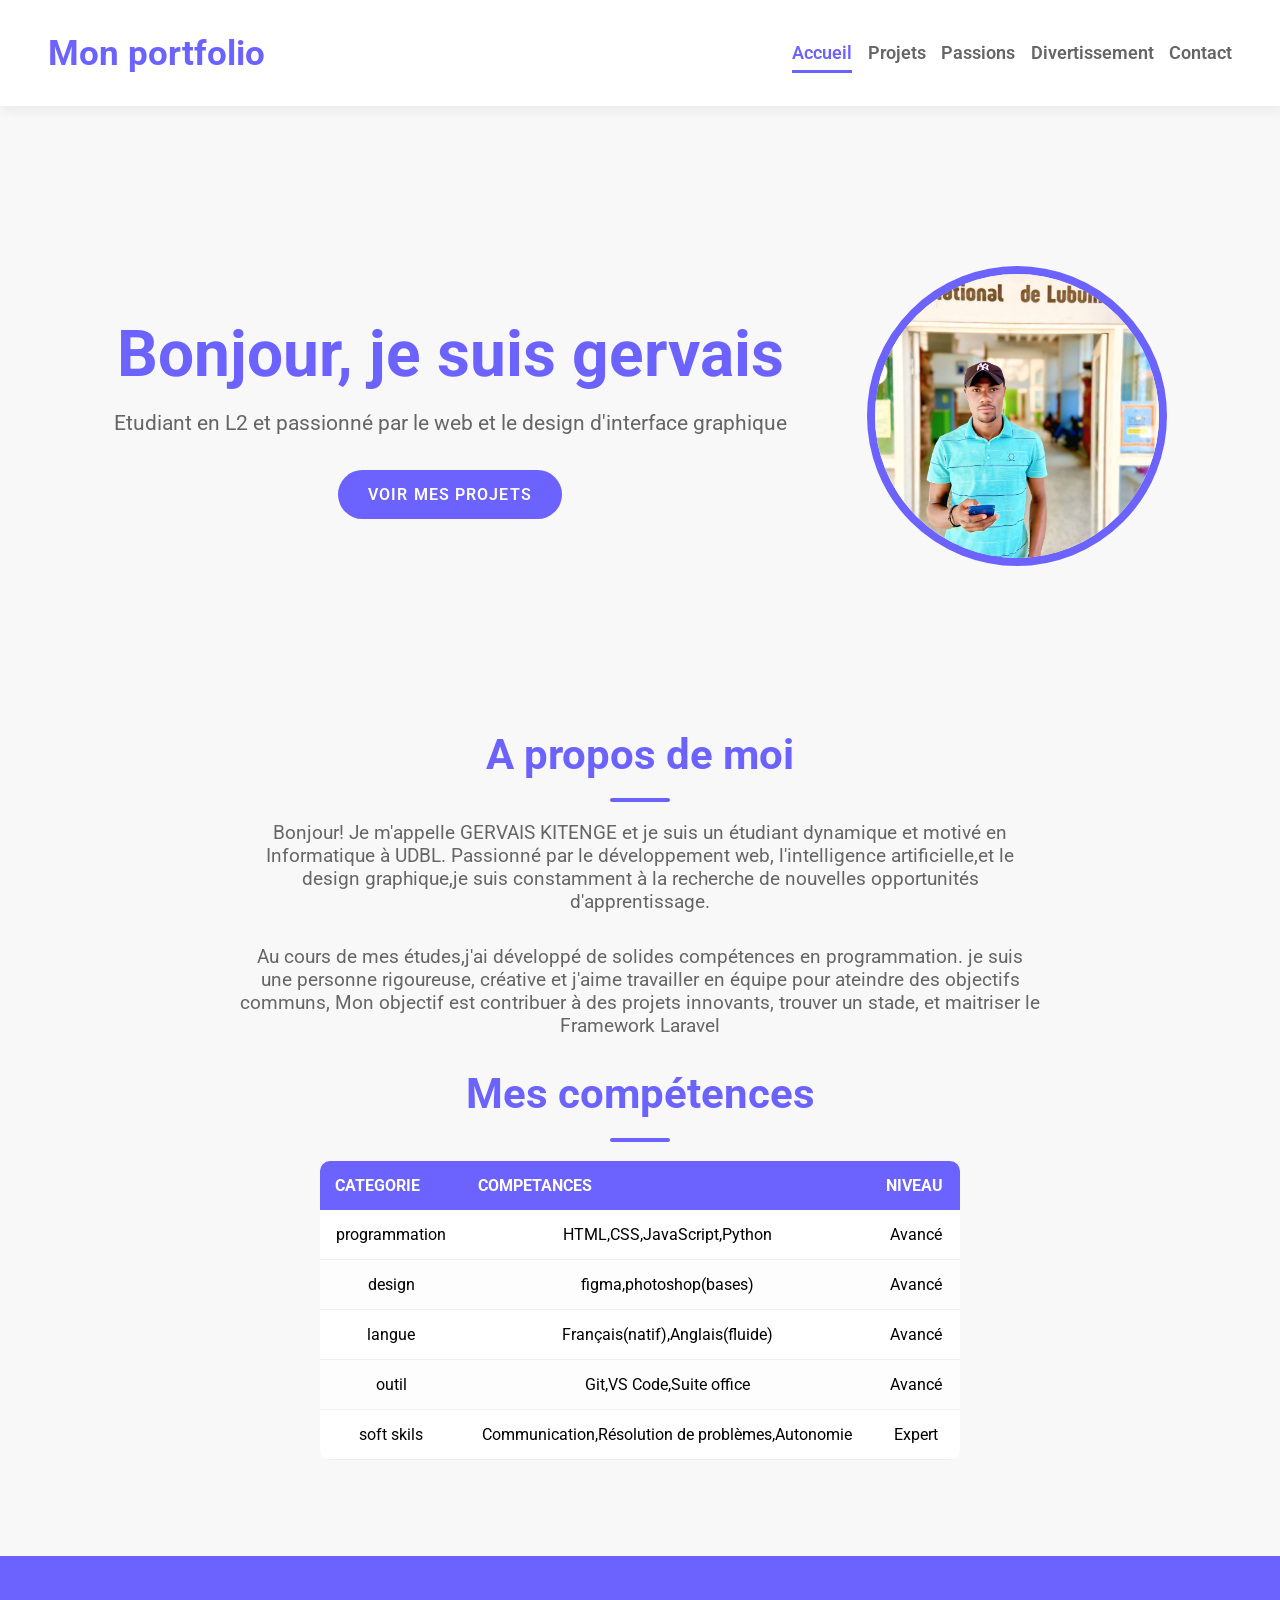
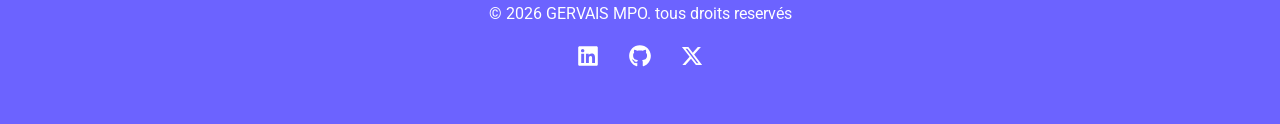
<file: index.html>
<!DOCTYPE html>
<html lang="en">
<head>
  <meta charset="UTF-8">
  <meta name="viewport" content="width=device-width, initial-scale=1.0">
  <title>Mon portfolio</title>
  <link rel="stylesheet" href="css/style.css">
  <link rel="preconnect" href="https://fonts.googleapis.com">
<link rel="preconnect" href="https://fonts.gstatic.com" crossorigin>
<link href="https://fonts.googleapis.com/css2?family=Roboto:ital,wght@0,100..900;1,100..900&display=swap" rel="stylesheet">
</head>
<body>
  <header>
    <div>
      <a href="">Mon portfolio</a>
    </div>
    <nav>
      <ul>
        <li><a href="index.html" class="active">Accueil</a></li>
        <li><a href="projets.html">Projets</a></li>
        <li><a href="passions.html">Passions</a></li>
        <li><a href="divertissement.html">Divertissement</a></li>
        <li><a href="contact.html">Contact</a></li>
      </ul>
    </nav>
  </header>
  <main>
    <section class="hero">
      <div>
        <h1>Bonjour, je suis gervais</h1>
        <p>Etudiant en L2 et passionné par le web et le design d'interface graphique</p>
        <a href="projets.html">Voir mes projets</a>
      </div>
      <div>
        <img src="images/1751564232669 (3).jpg" alt="gervais artistes" width="200">
      </div>
    </section>
    <section class="apropos">
      <h2>A propos de moi</h1>
      <p>Bonjour! Je m'appelle GERVAIS KITENGE et je suis un étudiant dynamique
        et motivé en Informatique à UDBL. Passionné par le développement web,
        l'intelligence artificielle,et le design graphique,je suis constamment à la
        recherche de nouvelles opportunités d'apprentissage.
      </p>
      <p>Au cours de mes études,j'ai développé de solides compétences en programmation.
        je suis une personne rigoureuse, créative et j'aime travailler en équipe pour
      ateindre des objectifs communs, Mon objectif est contribuer à des projets innovants,
    trouver un stade, et maitriser le Framework Laravel </p>


    <SECtion class="competences">
      <h2>Mes compétences</h3>
      <table>
        <thead>
           <tr>
            <th>CATEGORIE</th>
            <th>COMPETANCES</th>
            <th>NIVEAU</th>
          </tr>
      </thead>
        <tbody>
        <tr>
        
          <td>programmation</td>
          <td>HTML,CSS,JavaScript,Python</td>
          <td>Avancé</td>
        </tr>
          <td>design</td>
          <td>figma,photoshop(bases)</td>
          <td>Avancé</td>
        </tr>
          <td>langue</td>
          <td>Français(natif),Anglais(fluide)</td>
          <td>Avancé</td>
        </tr>
          <td>outil</td>
          <td>Git,VS Code,Suite office</td>
          <td>Avancé</td>
        </tr>
          <td>soft skils</td>
          <td>Communication,Résolution de problèmes,Autonomie</td>
          <td>Expert</td>
        </tr>
        </tbody>
      </table>
    </SECtion>

  </main>
  <footer>
    <p>&copy; 2026 GERVAIS MPO. tous droits reservés</p>
    <div>
        <a href="#">
          <svg xmlns="http://www.w3.org/2000/svg" viewBox="0 0 640 640" width="28" fill="currentColor"><!--!Font Awesome Free v7.2.0 by @fontawesome - https://fontawesome.com License - https://fontawesome.com/license/free Copyright 2026 Fonticons, Inc.--><path d="M512 96L127.9 96C110.3 96 96 110.5 96 128.3L96 511.7C96 529.5 110.3 544 127.9 544L512 544C529.6 544 544 529.5 544 511.7L544 128.3C544 110.5 529.6 96 512 96zM231.4 480L165 480L165 266.2L231.5 266.2L231.5 480L231.4 480zM198.2 160C219.5 160 236.7 177.2 236.7 198.5C236.7 219.8 219.5 237 198.2 237C176.9 237 159.7 219.8 159.7 198.5C159.7 177.2 176.9 160 198.2 160zM480.3 480L413.9 480L413.9 376C413.9 351.2 413.4 319.3 379.4 319.3C344.8 319.3 339.5 346.3 339.5 374.2L339.5 480L273.1 480L273.1 266.2L336.8 266.2L336.8 295.4L337.7 295.4C346.6 278.6 368.3 260.9 400.6 260.9C467.8 260.9 480.3 305.2 480.3 362.8L480.3 480z"/></svg>
        </a>
        <a href="#">
           <svg xmlns="http://www.w3.org/2000/svg" viewBox="0 0 640 640" width="28" fill="currentColor"><!--!Font Awesome Free v7.2.0 by @fontawesome - https://fontawesome.com License - https://fontawesome.com/license/free Copyright 2026 Fonticons, Inc.--><path d="M237.9 461.4C237.9 463.4 235.6 465 232.7 465C229.4 465.3 227.1 463.7 227.1 461.4C227.1 459.4 229.4 457.8 232.3 457.8C235.3 457.5 237.9 459.1 237.9 461.4zM206.8 456.9C206.1 458.9 208.1 461.2 211.1 461.8C213.7 462.8 216.7 461.8 217.3 459.8C217.9 457.8 216 455.5 213 454.6C210.4 453.9 207.5 454.9 206.8 456.9zM251 455.2C248.1 455.9 246.1 457.8 246.4 460.1C246.7 462.1 249.3 463.4 252.3 462.7C255.2 462 257.2 460.1 256.9 458.1C256.6 456.2 253.9 454.9 251 455.2zM316.8 72C178.1 72 72 177.3 72 316C72 426.9 141.8 521.8 241.5 555.2C254.3 557.5 258.8 549.6 258.8 543.1C258.8 536.9 258.5 502.7 258.5 481.7C258.5 481.7 188.5 496.7 173.8 451.9C173.8 451.9 162.4 422.8 146 415.3C146 415.3 123.1 399.6 147.6 399.9C147.6 399.9 172.5 401.9 186.2 425.7C208.1 464.3 244.8 453.2 259.1 446.6C261.4 430.6 267.9 419.5 275.1 412.9C219.2 406.7 162.8 398.6 162.8 302.4C162.8 274.9 170.4 261.1 186.4 243.5C183.8 237 175.3 210.2 189 175.6C209.9 169.1 258 202.6 258 202.6C278 197 299.5 194.1 320.8 194.1C342.1 194.1 363.6 197 383.6 202.6C383.6 202.6 431.7 169 452.6 175.6C466.3 210.3 457.8 237 455.2 243.5C471.2 261.2 481 275 481 302.4C481 398.9 422.1 406.6 366.2 412.9C375.4 420.8 383.2 435.8 383.2 459.3C383.2 493 382.9 534.7 382.9 542.9C382.9 549.4 387.5 557.3 400.2 555C500.2 521.8 568 426.9 568 316C568 177.3 455.5 72 316.8 72zM169.2 416.9C167.9 417.9 168.2 420.2 169.9 422.1C171.5 423.7 173.8 424.4 175.1 423.1C176.4 422.1 176.1 419.8 174.4 417.9C172.8 416.3 170.5 415.6 169.2 416.9zM158.4 408.8C157.7 410.1 158.7 411.7 160.7 412.7C162.3 413.7 164.3 413.4 165 412C165.7 410.7 164.7 409.1 162.7 408.1C160.7 407.5 159.1 407.8 158.4 408.8zM190.8 444.4C189.2 445.7 189.8 448.7 192.1 450.6C194.4 452.9 197.3 453.2 198.6 451.6C199.9 450.3 199.3 447.3 197.3 445.4C195.1 443.1 192.1 442.8 190.8 444.4zM179.4 429.7C177.8 430.7 177.8 433.3 179.4 435.6C181 437.9 183.7 438.9 185 437.9C186.6 436.6 186.6 434 185 431.7C183.6 429.4 181 428.4 179.4 429.7z"/></svg>
        </a>
        <a href="#">
          <svg xmlns="http://www.w3.org/2000/svg" viewBox="0 0 640 640" width="28" fill="currentColor"><!--!Font Awesome Free v7.2.0 by @fontawesome - https://fontawesome.com License - https://fontawesome.com/license/free Copyright 2026 Fonticons, Inc.--><path d="M453.2 112L523.8 112L369.6 288.2L551 528L409 528L297.7 382.6L170.5 528L99.8 528L264.7 339.5L90.8 112L236.4 112L336.9 244.9L453.2 112zM428.4 485.8L467.5 485.8L215.1 152L173.1 152L428.4 485.8z"/></svg>
        </a>
    </div>
  </footer>
</body>
</html>
</file>
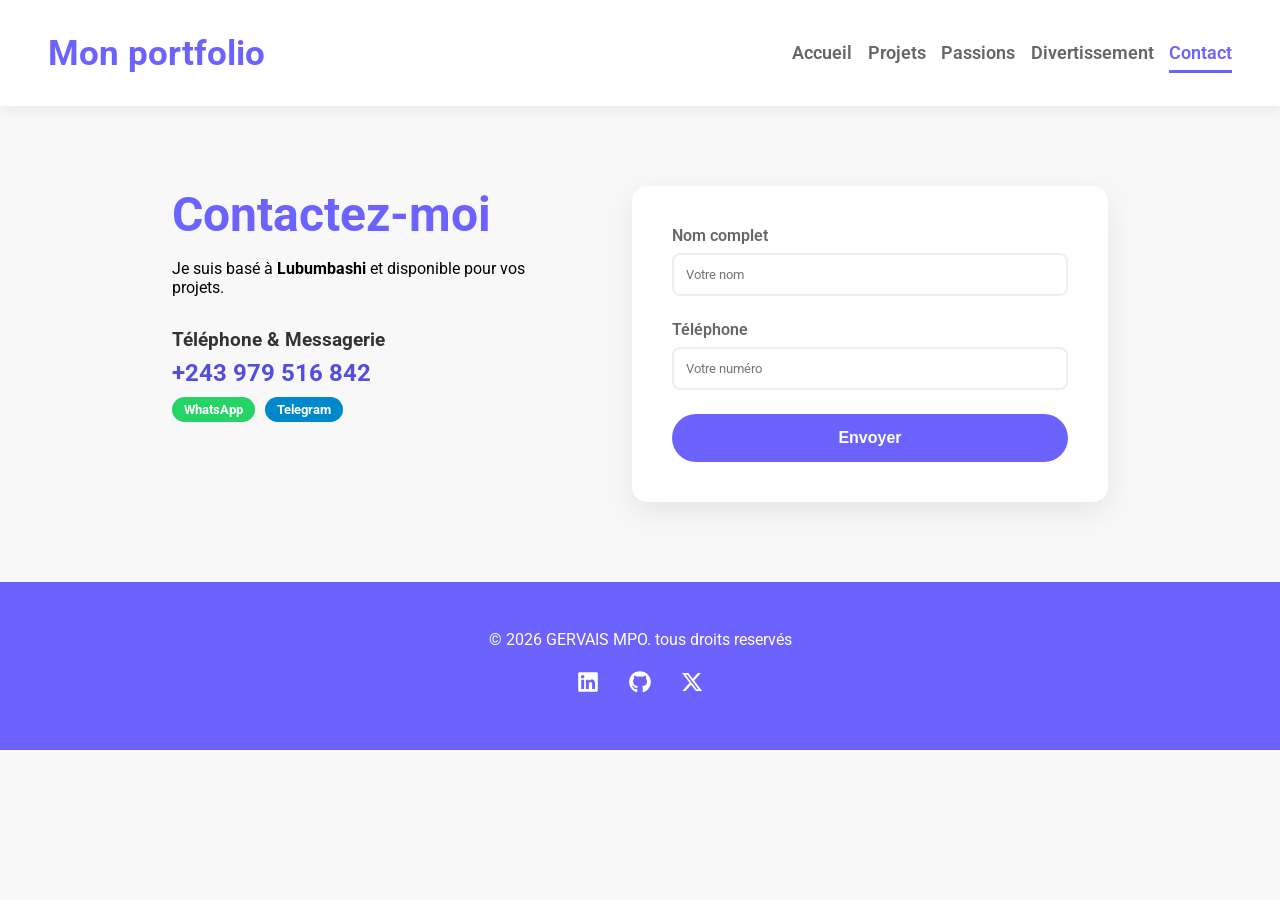
<file: contact.html>
<!DOCTYPE html>
<html lang="en">
<head>
  <meta charset="UTF-8">
  <meta name="viewport" content="width=device-width, initial-scale=1.0">
  <title>Mon portfolio</title>
  <link rel="stylesheet" href="css/style.css">
  <link rel="stylesheet" href="css/Contact.css">
  <link rel="preconnect" href="https://fonts.googleapis.com">
<link rel="preconnect" href="https://fonts.gstatic.com" crossorigin>
<link href="https://fonts.googleapis.com/css2?family=Roboto:ital,wght@0,100..900;1,100..900&display=swap" rel="stylesheet">
</head>
<body>
  <header>
    <div>
      <a href="">Mon portfolio</a>
    </div>
    <nav>
      <ul>
        <li><a href="index.html">Accueil</a></li>
        <li><a href="projets.html">Projets</a></li>
        <li><a href="passions.html">Passions</a></li>
        <li><a href="divertissement.html">Divertissement</a></li>
        <li><a href="contact.html" class="active">Contact</a></li>
      </ul>
    </nav>
  </header>
    <main class="contact-container">
  <section class="contact-info">
    <h1>Contactez-moi</h1>
    <p>Je suis basé à <strong>Lubumbashi</strong> et disponible pour vos projets.</p>
    
    <div class="info-details">
      <div class="info-item">
        <h3>Téléphone & Messagerie</h3>
        <p><a href="tel:+243979516842">+243 979 516 842</a></p>
        <div class="social-badges">
          <span class="badge whatsapp">WhatsApp</span>
          <span class="badge telegram">Telegram</span>
        </div>
      </div>
    </div>
  </section>

  <section class="contact-form">
    <form action="#" method="post">
      <div class="form-group">
        <label for="nom">Nom complet</label>
        <input type="text" id="nom" name="nom" placeholder="Votre nom" required>
      </div>
      <div class="form-group">
        <label for="telephone">Téléphone</label>
        <input type="tel" id="telephone" name="telephone" placeholder="Votre numéro" required>
      </div>
      <button type="submit" class="btn-submit">Envoyer</button>
    </form>
  </section>
</main>
  <footer>
    <p>&copy; 2026 GERVAIS MPO. tous droits reservés</p>
    <div>
        <a href="#">
          <svg xmlns="http://www.w3.org/2000/svg" viewBox="0 0 640 640" width="28" fill="currentColor"><!--!Font Awesome Free v7.2.0 by @fontawesome - https://fontawesome.com License - https://fontawesome.com/license/free Copyright 2026 Fonticons, Inc.--><path d="M512 96L127.9 96C110.3 96 96 110.5 96 128.3L96 511.7C96 529.5 110.3 544 127.9 544L512 544C529.6 544 544 529.5 544 511.7L544 128.3C544 110.5 529.6 96 512 96zM231.4 480L165 480L165 266.2L231.5 266.2L231.5 480L231.4 480zM198.2 160C219.5 160 236.7 177.2 236.7 198.5C236.7 219.8 219.5 237 198.2 237C176.9 237 159.7 219.8 159.7 198.5C159.7 177.2 176.9 160 198.2 160zM480.3 480L413.9 480L413.9 376C413.9 351.2 413.4 319.3 379.4 319.3C344.8 319.3 339.5 346.3 339.5 374.2L339.5 480L273.1 480L273.1 266.2L336.8 266.2L336.8 295.4L337.7 295.4C346.6 278.6 368.3 260.9 400.6 260.9C467.8 260.9 480.3 305.2 480.3 362.8L480.3 480z"/></svg>
        </a>
        <a href="#">
           <svg xmlns="http://www.w3.org/2000/svg" viewBox="0 0 640 640" width="28" fill="currentColor"><!--!Font Awesome Free v7.2.0 by @fontawesome - https://fontawesome.com License - https://fontawesome.com/license/free Copyright 2026 Fonticons, Inc.--><path d="M237.9 461.4C237.9 463.4 235.6 465 232.7 465C229.4 465.3 227.1 463.7 227.1 461.4C227.1 459.4 229.4 457.8 232.3 457.8C235.3 457.5 237.9 459.1 237.9 461.4zM206.8 456.9C206.1 458.9 208.1 461.2 211.1 461.8C213.7 462.8 216.7 461.8 217.3 459.8C217.9 457.8 216 455.5 213 454.6C210.4 453.9 207.5 454.9 206.8 456.9zM251 455.2C248.1 455.9 246.1 457.8 246.4 460.1C246.7 462.1 249.3 463.4 252.3 462.7C255.2 462 257.2 460.1 256.9 458.1C256.6 456.2 253.9 454.9 251 455.2zM316.8 72C178.1 72 72 177.3 72 316C72 426.9 141.8 521.8 241.5 555.2C254.3 557.5 258.8 549.6 258.8 543.1C258.8 536.9 258.5 502.7 258.5 481.7C258.5 481.7 188.5 496.7 173.8 451.9C173.8 451.9 162.4 422.8 146 415.3C146 415.3 123.1 399.6 147.6 399.9C147.6 399.9 172.5 401.9 186.2 425.7C208.1 464.3 244.8 453.2 259.1 446.6C261.4 430.6 267.9 419.5 275.1 412.9C219.2 406.7 162.8 398.6 162.8 302.4C162.8 274.9 170.4 261.1 186.4 243.5C183.8 237 175.3 210.2 189 175.6C209.9 169.1 258 202.6 258 202.6C278 197 299.5 194.1 320.8 194.1C342.1 194.1 363.6 197 383.6 202.6C383.6 202.6 431.7 169 452.6 175.6C466.3 210.3 457.8 237 455.2 243.5C471.2 261.2 481 275 481 302.4C481 398.9 422.1 406.6 366.2 412.9C375.4 420.8 383.2 435.8 383.2 459.3C383.2 493 382.9 534.7 382.9 542.9C382.9 549.4 387.5 557.3 400.2 555C500.2 521.8 568 426.9 568 316C568 177.3 455.5 72 316.8 72zM169.2 416.9C167.9 417.9 168.2 420.2 169.9 422.1C171.5 423.7 173.8 424.4 175.1 423.1C176.4 422.1 176.1 419.8 174.4 417.9C172.8 416.3 170.5 415.6 169.2 416.9zM158.4 408.8C157.7 410.1 158.7 411.7 160.7 412.7C162.3 413.7 164.3 413.4 165 412C165.7 410.7 164.7 409.1 162.7 408.1C160.7 407.5 159.1 407.8 158.4 408.8zM190.8 444.4C189.2 445.7 189.8 448.7 192.1 450.6C194.4 452.9 197.3 453.2 198.6 451.6C199.9 450.3 199.3 447.3 197.3 445.4C195.1 443.1 192.1 442.8 190.8 444.4zM179.4 429.7C177.8 430.7 177.8 433.3 179.4 435.6C181 437.9 183.7 438.9 185 437.9C186.6 436.6 186.6 434 185 431.7C183.6 429.4 181 428.4 179.4 429.7z"/></svg>
        </a>
        <a href="#">
          <svg xmlns="http://www.w3.org/2000/svg" viewBox="0 0 640 640" width="28" fill="currentColor"><!--!Font Awesome Free v7.2.0 by @fontawesome - https://fontawesome.com License - https://fontawesome.com/license/free Copyright 2026 Fonticons, Inc.--><path d="M453.2 112L523.8 112L369.6 288.2L551 528L409 528L297.7 382.6L170.5 528L99.8 528L264.7 339.5L90.8 112L236.4 112L336.9 244.9L453.2 112zM428.4 485.8L467.5 485.8L215.1 152L173.1 152L428.4 485.8z"/></svg>
        </a>
    </div>
  </footer>
</body>
</html>
</file>
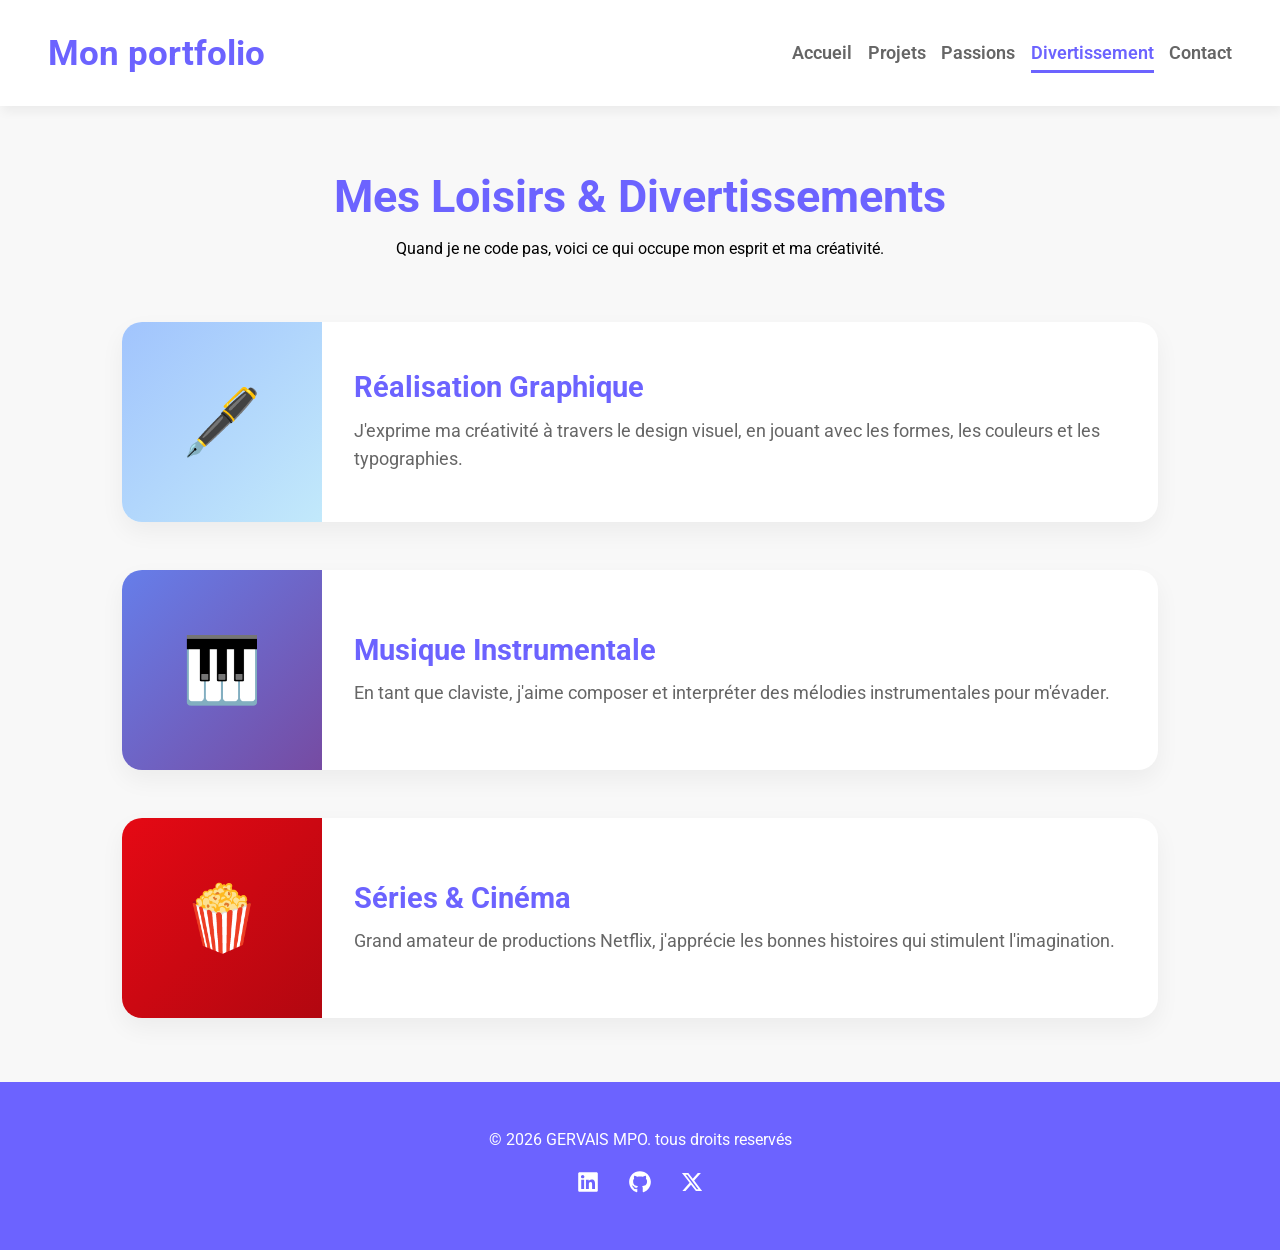
<file: divertissement.html>
<!DOCTYPE html>
<html lang="en">
<head>
  <meta charset="UTF-8">
  <meta name="viewport" content="width=device-width, initial-scale=1.0">
  <title>Mon portfolio</title>
  <link rel="stylesheet" href="css/style.css">
  <link rel="preconnect" href="https://fonts.googleapis.com">
<link rel="preconnect" href="https://fonts.gstatic.com" crossorigin>
<link href="https://fonts.googleapis.com/css2?family=Roboto:ital,wght@0,100..900;1,100..900&display=swap" rel="stylesheet">
</head>
<body>
  <header>
    <div>
      <a href="">Mon portfolio</a>
    </div>
    <nav>
      <ul>
        <li><a href="index.html">Accueil</a></li>
        <li><a href="projets.html">Projets</a></li>
        <li><a href="passions.html">Passions</a></li>
        <li><a href="divertissement.html" class="active">Divertissement</a></li>
        <li><a href="contact.html">Contact</a></li>
      </ul>
    </nav>
  </header>
  <main>
    <main class="divertissement-container">
  <section class="intro-divertissement">
    <h1>Mes Loisirs & Divertissements</h1>
    <p>Quand je ne code pas, voici ce qui occupe mon esprit et ma créativité.</p>
  </section>

  <section class="grid-loisirs">
    <article class="loisir-item">
      <div class="loisir-image design-bg">
        <span class="emoji">🖋️</span>
      </div>
      <div class="loisir-text">
        <h3>Réalisation Graphique</h3>
        <p>J'exprime ma créativité à travers le design visuel, en jouant avec les formes, les couleurs et les typographies.</p>
      </div>
    </article>

    <article class="loisir-item">
      <div class="loisir-image music-bg">
        <span class="emoji">🎹</span>
      </div>
      <div class="loisir-text">
        <h3>Musique Instrumentale</h3>
        <p>En tant que claviste, j'aime composer et interpréter des mélodies instrumentales pour m'évader.</p>
      </div>
    </article>

    <article class="loisir-item">
      <div class="loisir-image netflix-bg">
        <span class="emoji">🍿</span>
      </div>
      <div class="loisir-text">
        <h3>Séries & Cinéma</h3>
        <p>Grand amateur de productions Netflix, j'apprécie les bonnes histoires qui stimulent l'imagination.</p>
      </div>
    </article>
  </section>
</main>
  </main>
  <footer>
    <p>&copy; 2026 GERVAIS MPO. tous droits reservés</p>
    <div>
        <a href="#">
          <svg xmlns="http://www.w3.org/2000/svg" viewBox="0 0 640 640" width="28" fill="currentColor"><!--!Font Awesome Free v7.2.0 by @fontawesome - https://fontawesome.com License - https://fontawesome.com/license/free Copyright 2026 Fonticons, Inc.--><path d="M512 96L127.9 96C110.3 96 96 110.5 96 128.3L96 511.7C96 529.5 110.3 544 127.9 544L512 544C529.6 544 544 529.5 544 511.7L544 128.3C544 110.5 529.6 96 512 96zM231.4 480L165 480L165 266.2L231.5 266.2L231.5 480L231.4 480zM198.2 160C219.5 160 236.7 177.2 236.7 198.5C236.7 219.8 219.5 237 198.2 237C176.9 237 159.7 219.8 159.7 198.5C159.7 177.2 176.9 160 198.2 160zM480.3 480L413.9 480L413.9 376C413.9 351.2 413.4 319.3 379.4 319.3C344.8 319.3 339.5 346.3 339.5 374.2L339.5 480L273.1 480L273.1 266.2L336.8 266.2L336.8 295.4L337.7 295.4C346.6 278.6 368.3 260.9 400.6 260.9C467.8 260.9 480.3 305.2 480.3 362.8L480.3 480z"/></svg>
        </a>
        <a href="#">
           <svg xmlns="http://www.w3.org/2000/svg" viewBox="0 0 640 640" width="28" fill="currentColor"><!--!Font Awesome Free v7.2.0 by @fontawesome - https://fontawesome.com License - https://fontawesome.com/license/free Copyright 2026 Fonticons, Inc.--><path d="M237.9 461.4C237.9 463.4 235.6 465 232.7 465C229.4 465.3 227.1 463.7 227.1 461.4C227.1 459.4 229.4 457.8 232.3 457.8C235.3 457.5 237.9 459.1 237.9 461.4zM206.8 456.9C206.1 458.9 208.1 461.2 211.1 461.8C213.7 462.8 216.7 461.8 217.3 459.8C217.9 457.8 216 455.5 213 454.6C210.4 453.9 207.5 454.9 206.8 456.9zM251 455.2C248.1 455.9 246.1 457.8 246.4 460.1C246.7 462.1 249.3 463.4 252.3 462.7C255.2 462 257.2 460.1 256.9 458.1C256.6 456.2 253.9 454.9 251 455.2zM316.8 72C178.1 72 72 177.3 72 316C72 426.9 141.8 521.8 241.5 555.2C254.3 557.5 258.8 549.6 258.8 543.1C258.8 536.9 258.5 502.7 258.5 481.7C258.5 481.7 188.5 496.7 173.8 451.9C173.8 451.9 162.4 422.8 146 415.3C146 415.3 123.1 399.6 147.6 399.9C147.6 399.9 172.5 401.9 186.2 425.7C208.1 464.3 244.8 453.2 259.1 446.6C261.4 430.6 267.9 419.5 275.1 412.9C219.2 406.7 162.8 398.6 162.8 302.4C162.8 274.9 170.4 261.1 186.4 243.5C183.8 237 175.3 210.2 189 175.6C209.9 169.1 258 202.6 258 202.6C278 197 299.5 194.1 320.8 194.1C342.1 194.1 363.6 197 383.6 202.6C383.6 202.6 431.7 169 452.6 175.6C466.3 210.3 457.8 237 455.2 243.5C471.2 261.2 481 275 481 302.4C481 398.9 422.1 406.6 366.2 412.9C375.4 420.8 383.2 435.8 383.2 459.3C383.2 493 382.9 534.7 382.9 542.9C382.9 549.4 387.5 557.3 400.2 555C500.2 521.8 568 426.9 568 316C568 177.3 455.5 72 316.8 72zM169.2 416.9C167.9 417.9 168.2 420.2 169.9 422.1C171.5 423.7 173.8 424.4 175.1 423.1C176.4 422.1 176.1 419.8 174.4 417.9C172.8 416.3 170.5 415.6 169.2 416.9zM158.4 408.8C157.7 410.1 158.7 411.7 160.7 412.7C162.3 413.7 164.3 413.4 165 412C165.7 410.7 164.7 409.1 162.7 408.1C160.7 407.5 159.1 407.8 158.4 408.8zM190.8 444.4C189.2 445.7 189.8 448.7 192.1 450.6C194.4 452.9 197.3 453.2 198.6 451.6C199.9 450.3 199.3 447.3 197.3 445.4C195.1 443.1 192.1 442.8 190.8 444.4zM179.4 429.7C177.8 430.7 177.8 433.3 179.4 435.6C181 437.9 183.7 438.9 185 437.9C186.6 436.6 186.6 434 185 431.7C183.6 429.4 181 428.4 179.4 429.7z"/></svg>
        </a>
        <a href="#">
          <svg xmlns="http://www.w3.org/2000/svg" viewBox="0 0 640 640" width="28" fill="currentColor"><!--!Font Awesome Free v7.2.0 by @fontawesome - https://fontawesome.com License - https://fontawesome.com/license/free Copyright 2026 Fonticons, Inc.--><path d="M453.2 112L523.8 112L369.6 288.2L551 528L409 528L297.7 382.6L170.5 528L99.8 528L264.7 339.5L90.8 112L236.4 112L336.9 244.9L453.2 112zM428.4 485.8L467.5 485.8L215.1 152L173.1 152L428.4 485.8z"/></svg>
        </a>
    </div>
  </footer>
</body>
</html>
</file>
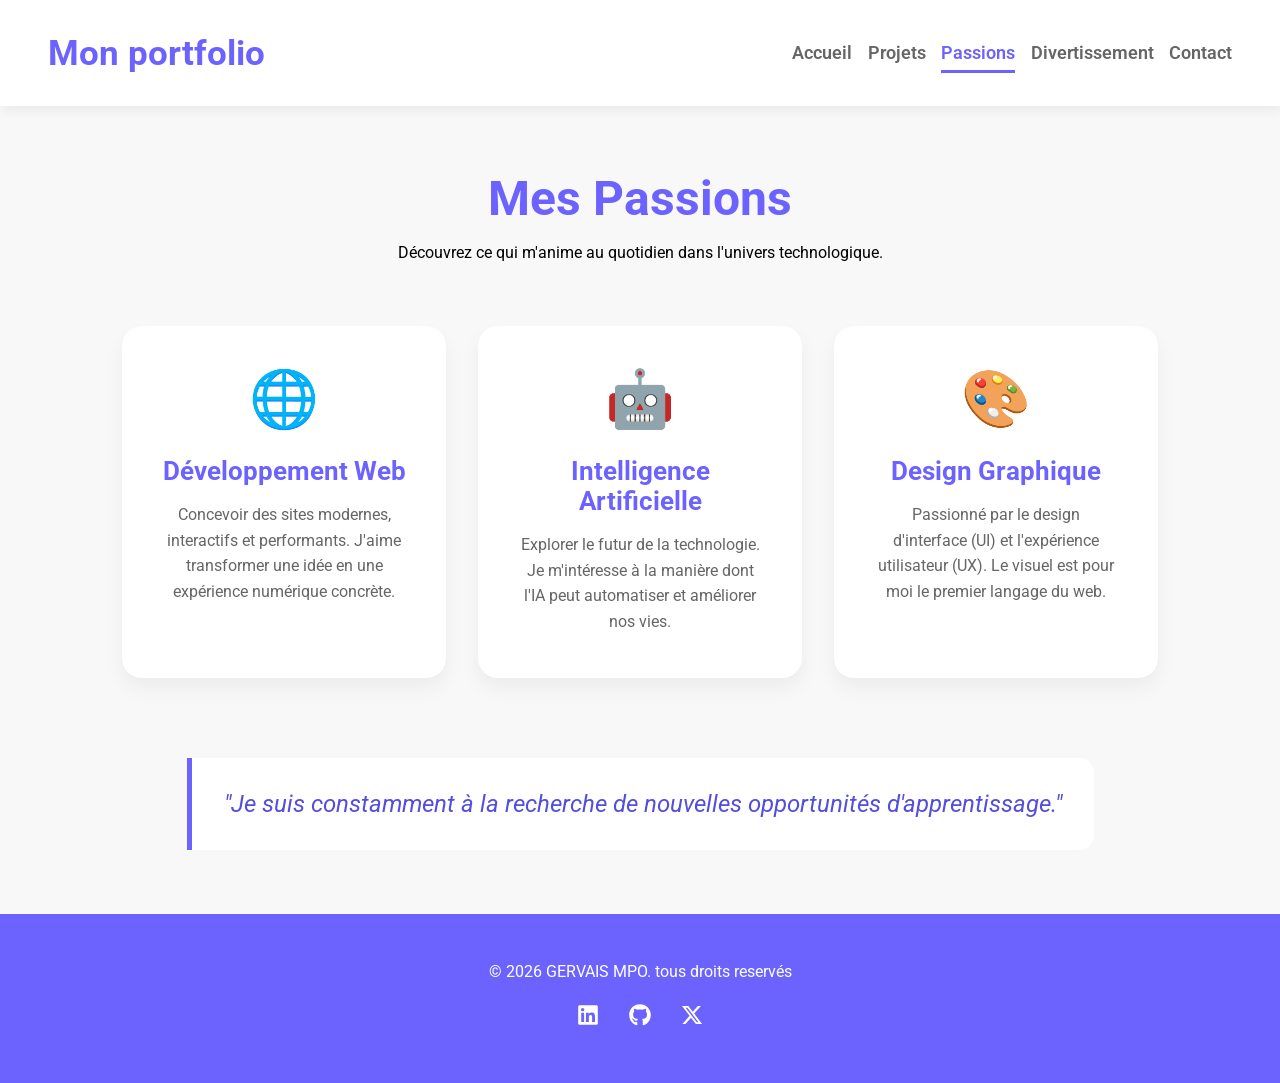
<file: passions.html>
<!DOCTYPE html>
<html lang="en">
<head>
  <meta charset="UTF-8">
  <meta name="viewport" content="width=device-width, initial-scale=1.0">
  <title>Mon portfolio</title>
  <link rel="stylesheet" href="css/style.css">
  <link rel="preconnect" href="https://fonts.googleapis.com">
<link rel="preconnect" href="https://fonts.gstatic.com" crossorigin>
<link href="https://fonts.googleapis.com/css2?family=Roboto:ital,wght@0,100..900;1,100..900&display=swap" rel="stylesheet">
</head>
<body>
  <header>
    <div>
      <a href="">Mon portfolio</a>
    </div>
    <nav>
      <ul>
        <li><a href="index.html">Accueil</a></li>
        <li><a href="projets.html">Projets</a></li>
        <li><a href="passions.html" class="active">Passions</a></li>
        <li><a href="divertissement.html">Divertissement</a></li>
        <li><a href="contact.html">Contact</a></li>
      </ul>
    </nav>
    
  </header>
  <main>
    <main class="passions-container">
  <section class="passions-header">
    <h1>Mes Passions</h1>
    <p>Découvrez ce qui m'anime au quotidien dans l'univers technologique.</p>
  </section>

  <section class="passions-grid">
    <div class="passion-card">
      <div class="icon">🌐</div>
      <h3>Développement Web</h3>
      <p>Concevoir des sites modernes, interactifs et performants. J'aime transformer une idée en une expérience numérique concrète.</p>
    </div>

    <div class="passion-card">
      <div class="icon">🤖</div>
      <h3>Intelligence Artificielle</h3>
      <p>Explorer le futur de la technologie. Je m'intéresse à la manière dont l'IA peut automatiser et améliorer nos vies.</p>
    </div>

    <div class="passion-card">
      <div class="icon">🎨</div>
      <h3>Design Graphique</h3>
      <p>Passionné par le design d'interface (UI) et l'expérience utilisateur (UX). Le visuel est pour moi le premier langage du web.</p>
    </div>
  </section>

  <section class="learning-quote">
    <blockquote>
      "Je suis constamment à la recherche de nouvelles opportunités d'apprentissage."
    </blockquote>
  </section>
</main>
  </main>
  <footer>
    <p>&copy; 2026 GERVAIS MPO. tous droits reservés</p>
    <div>
        <a href="#">
          <svg xmlns="http://www.w3.org/2000/svg" viewBox="0 0 640 640" width="28" fill="currentColor"><!--!Font Awesome Free v7.2.0 by @fontawesome - https://fontawesome.com License - https://fontawesome.com/license/free Copyright 2026 Fonticons, Inc.--><path d="M512 96L127.9 96C110.3 96 96 110.5 96 128.3L96 511.7C96 529.5 110.3 544 127.9 544L512 544C529.6 544 544 529.5 544 511.7L544 128.3C544 110.5 529.6 96 512 96zM231.4 480L165 480L165 266.2L231.5 266.2L231.5 480L231.4 480zM198.2 160C219.5 160 236.7 177.2 236.7 198.5C236.7 219.8 219.5 237 198.2 237C176.9 237 159.7 219.8 159.7 198.5C159.7 177.2 176.9 160 198.2 160zM480.3 480L413.9 480L413.9 376C413.9 351.2 413.4 319.3 379.4 319.3C344.8 319.3 339.5 346.3 339.5 374.2L339.5 480L273.1 480L273.1 266.2L336.8 266.2L336.8 295.4L337.7 295.4C346.6 278.6 368.3 260.9 400.6 260.9C467.8 260.9 480.3 305.2 480.3 362.8L480.3 480z"/></svg>
        </a>
        <a href="#">
           <svg xmlns="http://www.w3.org/2000/svg" viewBox="0 0 640 640" width="28" fill="currentColor"><!--!Font Awesome Free v7.2.0 by @fontawesome - https://fontawesome.com License - https://fontawesome.com/license/free Copyright 2026 Fonticons, Inc.--><path d="M237.9 461.4C237.9 463.4 235.6 465 232.7 465C229.4 465.3 227.1 463.7 227.1 461.4C227.1 459.4 229.4 457.8 232.3 457.8C235.3 457.5 237.9 459.1 237.9 461.4zM206.8 456.9C206.1 458.9 208.1 461.2 211.1 461.8C213.7 462.8 216.7 461.8 217.3 459.8C217.9 457.8 216 455.5 213 454.6C210.4 453.9 207.5 454.9 206.8 456.9zM251 455.2C248.1 455.9 246.1 457.8 246.4 460.1C246.7 462.1 249.3 463.4 252.3 462.7C255.2 462 257.2 460.1 256.9 458.1C256.6 456.2 253.9 454.9 251 455.2zM316.8 72C178.1 72 72 177.3 72 316C72 426.9 141.8 521.8 241.5 555.2C254.3 557.5 258.8 549.6 258.8 543.1C258.8 536.9 258.5 502.7 258.5 481.7C258.5 481.7 188.5 496.7 173.8 451.9C173.8 451.9 162.4 422.8 146 415.3C146 415.3 123.1 399.6 147.6 399.9C147.6 399.9 172.5 401.9 186.2 425.7C208.1 464.3 244.8 453.2 259.1 446.6C261.4 430.6 267.9 419.5 275.1 412.9C219.2 406.7 162.8 398.6 162.8 302.4C162.8 274.9 170.4 261.1 186.4 243.5C183.8 237 175.3 210.2 189 175.6C209.9 169.1 258 202.6 258 202.6C278 197 299.5 194.1 320.8 194.1C342.1 194.1 363.6 197 383.6 202.6C383.6 202.6 431.7 169 452.6 175.6C466.3 210.3 457.8 237 455.2 243.5C471.2 261.2 481 275 481 302.4C481 398.9 422.1 406.6 366.2 412.9C375.4 420.8 383.2 435.8 383.2 459.3C383.2 493 382.9 534.7 382.9 542.9C382.9 549.4 387.5 557.3 400.2 555C500.2 521.8 568 426.9 568 316C568 177.3 455.5 72 316.8 72zM169.2 416.9C167.9 417.9 168.2 420.2 169.9 422.1C171.5 423.7 173.8 424.4 175.1 423.1C176.4 422.1 176.1 419.8 174.4 417.9C172.8 416.3 170.5 415.6 169.2 416.9zM158.4 408.8C157.7 410.1 158.7 411.7 160.7 412.7C162.3 413.7 164.3 413.4 165 412C165.7 410.7 164.7 409.1 162.7 408.1C160.7 407.5 159.1 407.8 158.4 408.8zM190.8 444.4C189.2 445.7 189.8 448.7 192.1 450.6C194.4 452.9 197.3 453.2 198.6 451.6C199.9 450.3 199.3 447.3 197.3 445.4C195.1 443.1 192.1 442.8 190.8 444.4zM179.4 429.7C177.8 430.7 177.8 433.3 179.4 435.6C181 437.9 183.7 438.9 185 437.9C186.6 436.6 186.6 434 185 431.7C183.6 429.4 181 428.4 179.4 429.7z"/></svg>
        </a>
        <a href="#">
          <svg xmlns="http://www.w3.org/2000/svg" viewBox="0 0 640 640" width="28" fill="currentColor"><!--!Font Awesome Free v7.2.0 by @fontawesome - https://fontawesome.com License - https://fontawesome.com/license/free Copyright 2026 Fonticons, Inc.--><path d="M453.2 112L523.8 112L369.6 288.2L551 528L409 528L297.7 382.6L170.5 528L99.8 528L264.7 339.5L90.8 112L236.4 112L336.9 244.9L453.2 112zM428.4 485.8L467.5 485.8L215.1 152L173.1 152L428.4 485.8z"/></svg>
        </a>
    </div>
  </footer>
</body>
</html>
</file>
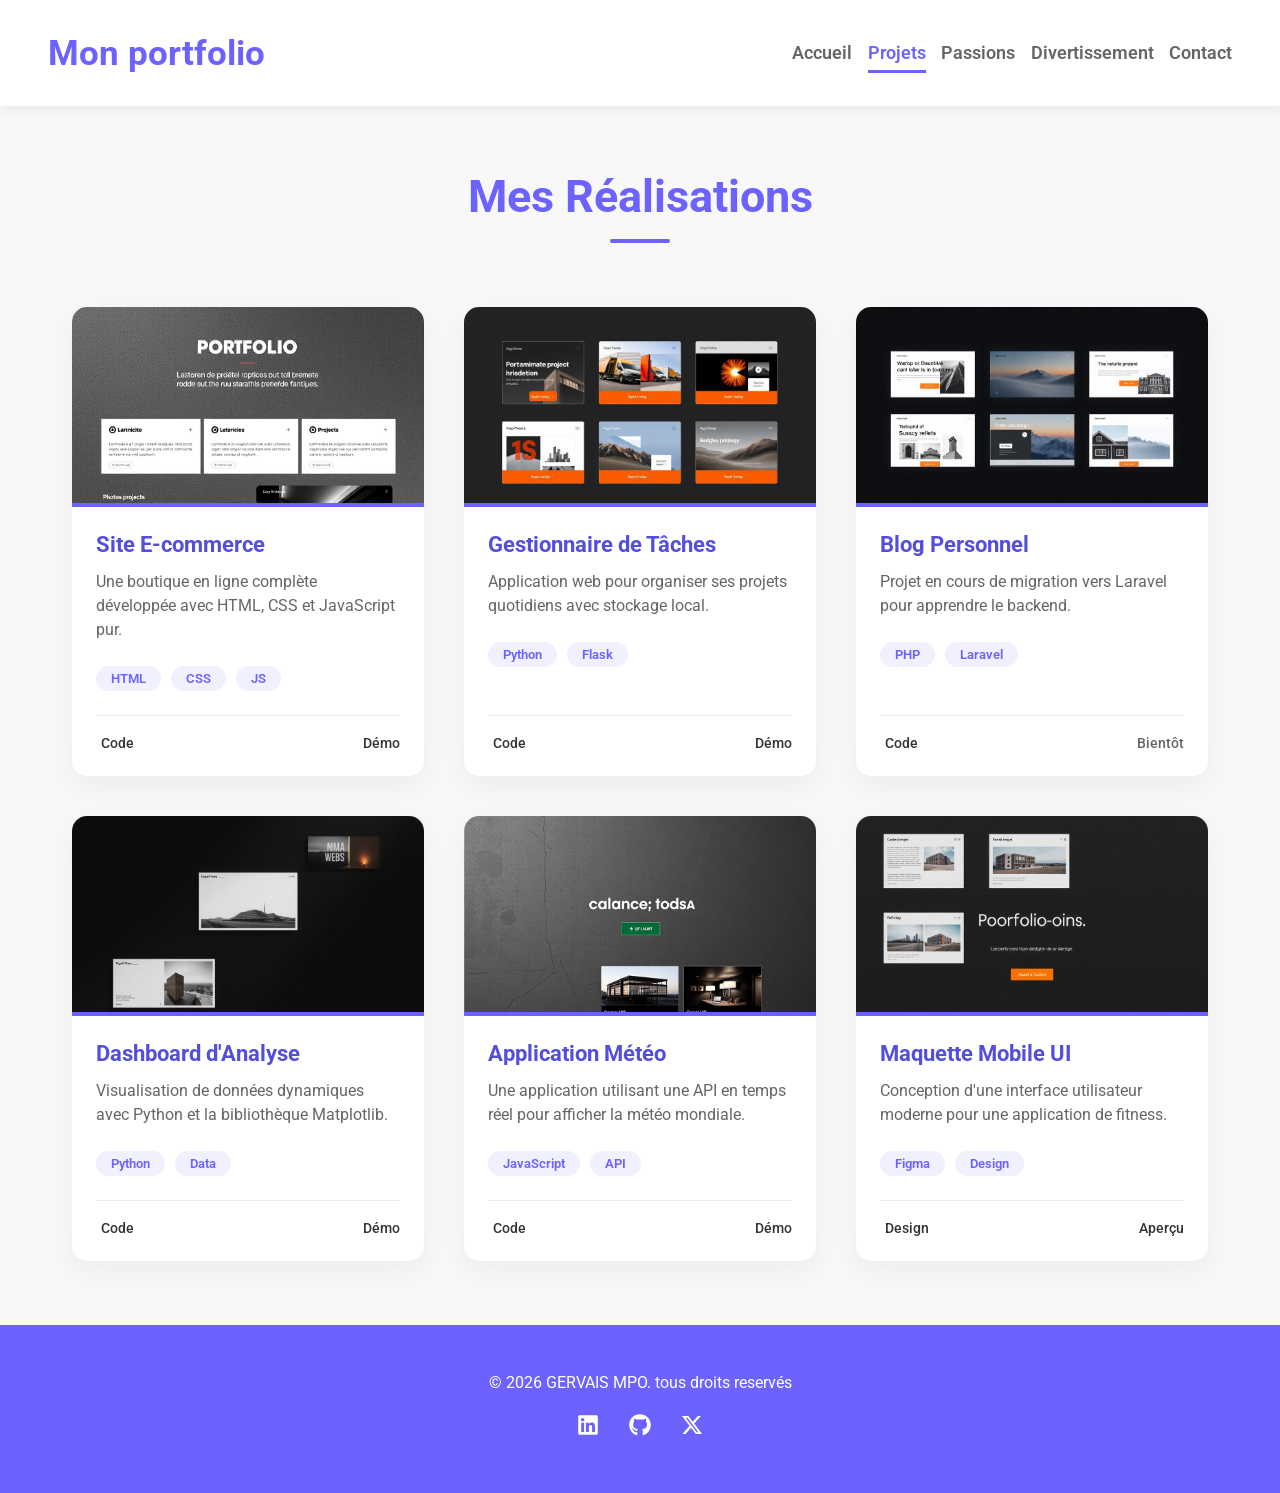
<file: projets.html>
<!DOCTYPE html>
<html lang="en">
<head>
  <meta charset="UTF-8">
  <meta name="viewport" content="width=device-width, initial-scale=1.0">
  <title>Mon portfolio</title>
  <link rel="stylesheet" href="css/style.css">
  <link rel="preconnect" href="https://fonts.googleapis.com">
<link rel="preconnect" href="https://fonts.gstatic.com" crossorigin>
<link href="https://fonts.googleapis.com/css2?family=Roboto:ital,wght@0,100..900;1,100..900&display=swap" rel="stylesheet">
</head>
<body>
  <header>
    <div>
      <a href="">Mon portfolio</a>
    </div>
    <nav>
      <ul>
        <li><a href="index.html">Accueil</a></li>
        <li><a href="projets.html" class="active">Projets</a></li>
        <li><a href="passions.html">Passions</a></li>
        <li><a href="divertissement.html">Divertissement</a></li>
        <li><a href="contact.html">Contact</a></li>
      </ul>
    </nav>
  </header>
  <main class="projects-container">
  <div class="projects-header">
    <h1>Mes Réalisations</h1>
    <div class="separator"></div>
  </div>

  <section class="projects-grid">
    <article class="project-card">
      <div class="project-image">
        <img src="images/IMG_1.png" alt="Site E-commerce">
      </div>
      <div class="project-body">
        <h3>Site E-commerce</h3>
        <p>Une boutique en ligne complète développée avec HTML, CSS et JavaScript pur.</p>
        <div class="tags">
          <span class="tag">HTML</span>
          <span class="tag">CSS</span>
          <span class="tag">JS</span>
        </div>
        <div class="project-footer">
          <a href="#" class="btn-link"><i class="icon"></i> Code</a>
          <a href="#" class="btn-link"><i class="icon"></i> Démo</a>
        </div>
      </div>
    </article>

    <article class="project-card">
      <div class="project-image">
        <img src="images/IMG_2.png" alt="Gestionnaire de Tâches">
      </div>
      <div class="project-body">
        <h3>Gestionnaire de Tâches</h3>
        <p>Application web pour organiser ses projets quotidiens avec stockage local.</p>
        <div class="tags">
          <span class="tag">Python</span>
          <span class="tag">Flask</span>
        </div>
        <div class="project-footer">
          <a href="#" class="btn-link"><i class="icon"></i> Code</a>
          <a href="#" class="btn-link"><i class="icon"></i> Démo</a>
        </div>
      </div>
    </article>

    <article class="project-card">
      <div class="project-image">
        <img src="images/IMG_3.png" alt="Blog Personnel">
      </div>
      <div class="project-body">
        <h3>Blog Personnel</h3>
        <p>Projet en cours de migration vers Laravel pour apprendre le backend.</p>
        <div class="tags">
          <span class="tag">PHP</span>
          <span class="tag">Laravel</span>
        </div>
        <div class="project-footer">
          <a href="#" class="btn-link"><i class="icon"></i> Code</a>
          <a href="#" class="btn-link status-soon"><i class="icon"></i> Bientôt</a>
        </div>
      </div>
    </article>

    <article class="project-card">
      <div class="project-image">
        <img src="images/IMG_4.png" alt="Dashboard d'Analyse">
      </div>
      <div class="project-body">
        <h3>Dashboard d'Analyse</h3>
        <p>Visualisation de données dynamiques avec Python et la bibliothèque Matplotlib.</p>
        <div class="tags">
          <span class="tag">Python</span>
          <span class="tag">Data</span>
        </div>
        <div class="project-footer">
          <a href="#" class="btn-link"><i class="icon"></i> Code</a>
          <a href="#" class="btn-link"><i class="icon"></i> Démo</a>
        </div>
      </div>
    </article>

    <article class="project-card">
      <div class="project-image">
        <img src="images/IMG_5.png" alt="Application Météo">
      </div>
      <div class="project-body">
        <h3>Application Météo</h3>
        <p>Une application utilisant une API en temps réel pour afficher la météo mondiale.</p>
        <div class="tags">
          <span class="tag">JavaScript</span>
          <span class="tag">API</span>
        </div>
        <div class="project-footer">
          <a href="#" class="btn-link"><i class="icon"></i> Code</a>
          <a href="#" class="btn-link"><i class="icon"></i> Démo</a>
        </div>
      </div>
    </article>

    <article class="project-card">
      <div class="project-image">
        <img src="images/IMG_6.png" alt="Maquette Mobile UI">
      </div>
      <div class="project-body">
        <h3>Maquette Mobile UI</h3>
        <p>Conception d'une interface utilisateur moderne pour une application de fitness.</p>
        <div class="tags">
          <span class="tag">Figma</span>
          <span class="tag">Design</span>
        </div>
        <div class="project-footer">
          <a href="#" class="btn-link"><i class="icon"></i> Design</a>
          <a href="#" class="btn-link"><i class="icon"></i> Aperçu</a>
        </div>
      </div>
    </article>

  </section>
</main>
  <footer>
    <p>&copy; 2026 GERVAIS MPO. tous droits reservés</p>
    <div>
        <a href="#">
          <svg xmlns="http://www.w3.org/2000/svg" viewBox="0 0 640 640" width="28" fill="currentColor"><!--!Font Awesome Free v7.2.0 by @fontawesome - https://fontawesome.com License - https://fontawesome.com/license/free Copyright 2026 Fonticons, Inc.--><path d="M512 96L127.9 96C110.3 96 96 110.5 96 128.3L96 511.7C96 529.5 110.3 544 127.9 544L512 544C529.6 544 544 529.5 544 511.7L544 128.3C544 110.5 529.6 96 512 96zM231.4 480L165 480L165 266.2L231.5 266.2L231.5 480L231.4 480zM198.2 160C219.5 160 236.7 177.2 236.7 198.5C236.7 219.8 219.5 237 198.2 237C176.9 237 159.7 219.8 159.7 198.5C159.7 177.2 176.9 160 198.2 160zM480.3 480L413.9 480L413.9 376C413.9 351.2 413.4 319.3 379.4 319.3C344.8 319.3 339.5 346.3 339.5 374.2L339.5 480L273.1 480L273.1 266.2L336.8 266.2L336.8 295.4L337.7 295.4C346.6 278.6 368.3 260.9 400.6 260.9C467.8 260.9 480.3 305.2 480.3 362.8L480.3 480z"/></svg>
        </a>
        <a href="#">
           <svg xmlns="http://www.w3.org/2000/svg" viewBox="0 0 640 640" width="28" fill="currentColor"><!--!Font Awesome Free v7.2.0 by @fontawesome - https://fontawesome.com License - https://fontawesome.com/license/free Copyright 2026 Fonticons, Inc.--><path d="M237.9 461.4C237.9 463.4 235.6 465 232.7 465C229.4 465.3 227.1 463.7 227.1 461.4C227.1 459.4 229.4 457.8 232.3 457.8C235.3 457.5 237.9 459.1 237.9 461.4zM206.8 456.9C206.1 458.9 208.1 461.2 211.1 461.8C213.7 462.8 216.7 461.8 217.3 459.8C217.9 457.8 216 455.5 213 454.6C210.4 453.9 207.5 454.9 206.8 456.9zM251 455.2C248.1 455.9 246.1 457.8 246.4 460.1C246.7 462.1 249.3 463.4 252.3 462.7C255.2 462 257.2 460.1 256.9 458.1C256.6 456.2 253.9 454.9 251 455.2zM316.8 72C178.1 72 72 177.3 72 316C72 426.9 141.8 521.8 241.5 555.2C254.3 557.5 258.8 549.6 258.8 543.1C258.8 536.9 258.5 502.7 258.5 481.7C258.5 481.7 188.5 496.7 173.8 451.9C173.8 451.9 162.4 422.8 146 415.3C146 415.3 123.1 399.6 147.6 399.9C147.6 399.9 172.5 401.9 186.2 425.7C208.1 464.3 244.8 453.2 259.1 446.6C261.4 430.6 267.9 419.5 275.1 412.9C219.2 406.7 162.8 398.6 162.8 302.4C162.8 274.9 170.4 261.1 186.4 243.5C183.8 237 175.3 210.2 189 175.6C209.9 169.1 258 202.6 258 202.6C278 197 299.5 194.1 320.8 194.1C342.1 194.1 363.6 197 383.6 202.6C383.6 202.6 431.7 169 452.6 175.6C466.3 210.3 457.8 237 455.2 243.5C471.2 261.2 481 275 481 302.4C481 398.9 422.1 406.6 366.2 412.9C375.4 420.8 383.2 435.8 383.2 459.3C383.2 493 382.9 534.7 382.9 542.9C382.9 549.4 387.5 557.3 400.2 555C500.2 521.8 568 426.9 568 316C568 177.3 455.5 72 316.8 72zM169.2 416.9C167.9 417.9 168.2 420.2 169.9 422.1C171.5 423.7 173.8 424.4 175.1 423.1C176.4 422.1 176.1 419.8 174.4 417.9C172.8 416.3 170.5 415.6 169.2 416.9zM158.4 408.8C157.7 410.1 158.7 411.7 160.7 412.7C162.3 413.7 164.3 413.4 165 412C165.7 410.7 164.7 409.1 162.7 408.1C160.7 407.5 159.1 407.8 158.4 408.8zM190.8 444.4C189.2 445.7 189.8 448.7 192.1 450.6C194.4 452.9 197.3 453.2 198.6 451.6C199.9 450.3 199.3 447.3 197.3 445.4C195.1 443.1 192.1 442.8 190.8 444.4zM179.4 429.7C177.8 430.7 177.8 433.3 179.4 435.6C181 437.9 183.7 438.9 185 437.9C186.6 436.6 186.6 434 185 431.7C183.6 429.4 181 428.4 179.4 429.7z"/></svg>
        </a>
        <a href="#">
          <svg xmlns="http://www.w3.org/2000/svg" viewBox="0 0 640 640" width="28" fill="currentColor"><!--!Font Awesome Free v7.2.0 by @fontawesome - https://fontawesome.com License - https://fontawesome.com/license/free Copyright 2026 Fonticons, Inc.--><path d="M453.2 112L523.8 112L369.6 288.2L551 528L409 528L297.7 382.6L170.5 528L99.8 528L264.7 339.5L90.8 112L236.4 112L336.9 244.9L453.2 112zM428.4 485.8L467.5 485.8L215.1 152L173.1 152L428.4 485.8z"/></svg>
        </a>
    </div>
  </footer>
</body>
</html>
</file>
<file: css/style.css>
:root{
 --violet-doux:#6c63FF;
 --violet-fonce:#534EDD;
 --orange-vif:#FFA726;
 --gris-tres-fonce:#333;
 --gris-fonce:#666;
 --gris-tres-clair:#F8F8F8;
 --gris-clair:#EEE; 
 }
 *{
    margin: 0;
    padding: 0;
    box-sizing: border-box
 }

 body{
    background-color: var(--gris-tres-clair);
    font-family: roboto, sans-serif;
    line-height: 1,6;
 }
 header{
   background-color: white;
   box-shadow: 2px 6px 10px rgba(0, 0, 0, 0.05);
   position: sticky;
   top: 0;
   z-index: 100;
   display: flex;
   justify-content: space-between;
   align-items: center;
   padding: 2rem 3rem;
 }
 header div a{
   text-decoration: none;
   font-size: 2.2rem;
   font-weight: bold;
   color: var(--violet-doux);
 } 
 ul li {
   list-style: none;
   margin-left: 15.5px;
 }
 ul {
   display: flex;
 }
 ul li a{
   text-decoration: none;
   color: var(--gris-fonce);
   font-weight: 600;
   font-size: 1.1rem;
   position: relative;
   padding: 10px 0;
 }
 ul li a:hover{
  color: var(--violet-doux);
 }

 ul li a::after {
  content: '';
  position: absolute;
  left: 0;
  bottom: 0;
  height: 3px;
  width: 0%;
  background-color: var(--violet-doux);
  transition: width 0.3s ease;

 }
 ul li a:hover::after{
  width: 100%
 }
 a.active{
  color: var(--violet-doux);
 }
 a.active::after {
width: 100%;
 }
 .hero{
  display:flex;
  justify-content: center;
  align-items: center;
  gap:5rem;
  text-align: center;
  margin: 10rem 2rem;
 }
 .hero img{
  width: 300px;
  height: 300px;
  object-fit: cover;
  border-radius:200px;
  border: 8px solid var(--violet-doux);
 }
 .hero h1{
  color: var(--violet-doux);
  font-size:4rem;
  font-weight: 700;
  margin-bottom: 1.2rem;
 }
 .hero p{
  color: var(--gris-fonce);
  font-size: 1.3rem;
  margin-bottom: 1.2rem;
 }
 .hero a{
  text-decoration: none;
  display: inline-block;
  background-color: var(--violet-doux);
  color: white;
  padding: 15px 30px;
  border-radius: 25px;
  text-transform: uppercase;
  letter-spacing: 1.1px;
  font-weight: 600;
  margin-top: 1rem;
  transition: background-color 0.3s ease, transform 0.2s ease;}
  .hero a:hover{
    background-color: var(--violet-doux);
    transform: translateY(-3px);
  }
  .apropos{
    width: 800px;
    margin: 6rem auto;
    text-align: center;
  }
  section h2{
    color: var(--violet-doux);
    font-size: 2.6rem;
    font-weight: 700;
    position: relative ;
    text-align: center;
  }
  section h2::after{
    content:'';
    display: block;
    width: 60px;
    height: 4px;
    background-color: var(--violet-doux);
    margin: 1.2rem auto;
    border-radius: 2px;
  }
  .apropos p {
    margin-bottom: 2rem;
    color: var(--gris-fonce);
    font-size: 1.2rem;
  }
  .competences table {
    width: 80%;
    margin: 0 auto;
    border-collapse: collapse;
    background-color: #FFF;
    box-shadow: 0 5px 5px rgba,(0, 0, 0, 0.00);
    border-radius: 10px;
    overflow: hidden;
  }
  .competences table th, .competences table td {
    padding: 15px;
  }
  .competences table thead {
    background-color: var(--violet-doux);
    color: #FFF;
    text-transform: uppercase;
  }
  .competences table tbody td {
    border-bottom: 1px solid var(--gris-clair);
  }
  .competences table tbody tr:nth-child(even) {
    background-color: #FDFDFD;
  }
  .competences table tbody tr {
    transition: background-color 0.3s ease;
  }
  .competences table tbody tr:hover {
    background-color: #F0F0F0;
  }
  .competences table thead th {
    text-align: left;
  }
  footer {
    margin-top: 3rem;
    background-color: var(--violet-doux);
    padding: 3rem; 
    text-align: center;
  }
  footer p {
    color: white;
    margin-bottom: 1.2rem;
  }
  footer a {
    display: inline-block;
    font-size: 1.6rem;
    color: white;
    margin: 0 10px;
    transition: color 0.3s ease, transform 0.2s ease;
  }
  footer a:hover {
    color: var(--orange-vif);
    transform: translateY(-3px);
  }

  /* --- Styles pour la page Passions --- */

.passions-container {
  max-width: 1100px;
  margin: 4rem auto;
  padding: 0 2rem;
}

.passions-header {
  text-align: center;
  margin-bottom: 4rem;
}

.passions-header h1 {
  color: var(--violet-doux);
  font-size: 3rem;
  margin-bottom: 1rem;
}

.passions-grid {
  display: grid;
  grid-template-columns: repeat(auto-fit, minmax(300px, 1fr));
  gap: 2rem;
}

.passion-card {
  background: white;
  padding: 2.5rem;
  border-radius: 20px;
  text-align: center;
  box-shadow: 0 10px 20px rgba(0, 0, 0, 0.05);
  transition: transform 0.3s ease, box-shadow 0.3s ease;
  border-bottom: 4px solid transparent;
}

.passion-card:hover {
  transform: translateY(-10px);
  box-shadow: 0 15px 30px rgba(108, 99, 255, 0.15);
  border-bottom: 4px solid var(--violet-doux);
}

.passion-card .icon {
  font-size: 3.5rem;
  margin-bottom: 1.5rem;
  display: block;
}

.passion-card h3 {
  color: var(--violet-doux);
  font-size: 1.6rem;
  margin-bottom: 1rem;
}

.passion-card p {
  color: var(--gris-fonce);
  line-height: 1.6;
}

.learning-quote {
  margin-top: 5rem;
  text-align: center;
}

.learning-quote blockquote {
  font-style: italic;
  font-size: 1.5rem;
  color: var(--violet-fonce);
  padding: 2rem;
  border-left: 5px solid var(--violet-doux);
  background-color: white;
  display: inline-block;
  border-radius: 0 15px 15px 0;
}

/* Responsive */
@media (max-width: 600px) {
  .passions-header h1 {
    font-size: 2.2rem;
  }
}

/* --- Styles pour la page Divertissement --- */

.divertissement-container {
  max-width: 1100px;
  margin: 4rem auto;
  padding: 0 2rem;
}

.intro-divertissement {
  text-align: center;
  margin-bottom: 4rem;
}

.intro-divertissement h1 {
  color: var(--violet-doux);
  font-size: 2.8rem;
  margin-bottom: 1rem;
}

.grid-loisirs {
  display: flex;
  flex-direction: column;
  gap: 3rem;
}

.loisir-item {
  display: flex;
  align-items: center;
  background: white;
  border-radius: 20px;
  overflow: hidden;
  box-shadow: 0 10px 25px rgba(0,0,0,0.05);
  transition: transform 0.3s ease;
}

.loisir-item:hover {
  transform: scale(1.02);
}

.loisir-image {
  width: 200px;
  height: 200px;
  display: flex;
  align-items: center;
  justify-content: center;
  flex-shrink: 0;
}

.emoji {
  font-size: 4rem;
}

/* Couleurs thématiques pour les fonds */
.design-bg { background: linear-gradient(135deg, #a1c4fd 0%, #c2e9fb 100%); }
.music-bg { background: linear-gradient(135deg, #667eea 0%, #764ba2 100%); }
.netflix-bg { background: linear-gradient(135deg, #e50914 0%, #b20710 100%); }

.loisir-text {
  padding: 2rem;
}

.loisir-text h3 {
  color: var(--violet-doux);
  font-size: 1.8rem;
  margin-bottom: 0.8rem;
}

.loisir-text p {
  color: var(--gris-fonce);
  font-size: 1.1rem;
  line-height: 1.6;
}

/* Adaptation Mobile */
@media (max-width: 768px) {
  .loisir-item {
    flex-direction: column;
    text-align: center;
  }
  
  .loisir-image {
    width: 100%;
    height: 150px;
  }
}

/* --- Mise en page globale Projets --- */
.projects-container {
  max-width: 1200px;
  margin: 4rem auto;
  padding: 0 2rem;
}

.projects-header {
  text-align: center;
  margin-bottom: 4rem;
}

.projects-header h1 {
  color: var(--violet-doux);
  font-size: 2.8rem;
  font-weight: 700;
}

.separator {
  width: 60px;
  height: 4px;
  background-color: var(--violet-doux);
  margin: 1rem auto;
  border-radius: 2px;
}

/* --- La Grille --- */
.projects-grid {
  display: grid;
  grid-template-columns: repeat(auto-fit, minmax(320px, 1fr));
  gap: 2.5rem;
}

/* --- La Carte Projet --- */
.project-card {
  background-color: #fff;
  border-radius: 15px;
  overflow: hidden;
  box-shadow: 0 10px 30px rgba(0, 0, 0, 0.05);
  transition: transform 0.3s ease, box-shadow 0.3s ease;
  display: flex;
  flex-direction: column;
}

.project-card:hover {
  transform: translateY(-10px);
  box-shadow: 0 15px 40px rgba(0, 0, 0, 0.1);
}

.project-image {
  width: 100%;
  height: 200px;
  border-bottom: 4px solid var(--violet-doux); /* Ligne violette de la maquette */
}

.project-image img {
  width: 100%;
  height: 100%;
  object-fit: cover;
}

.project-body {
  padding: 1.5rem;
  flex-grow: 1;
  display: flex;
  flex-direction: column;
}

.project-body h3 {
  color: var(--violet-fonce);
  font-size: 1.4rem;
  margin-bottom: 0.8rem;
}

.project-body p {
  color: var(--gris-fonce);
  font-size: 1rem;
  line-height: 1.5;
  margin-bottom: 1.5rem;
}

/* --- Les Tags --- */
.tags {
  display: flex;
  gap: 10px;
  margin-bottom: 1.5rem;
  flex-wrap: wrap;
}

.tag {
  background-color: #f0f0ff;
  color: var(--violet-doux);
  padding: 5px 15px;
  border-radius: 20px;
  font-size: 0.8rem;
  font-weight: 600;
}

/* --- Footer de la carte (Boutons) --- */
.project-footer {
  margin-top: auto;
  padding-top: 1.2rem;
  border-top: 1px solid var(--gris-clair);
  display: flex;
  justify-content: space-between;
}

.btn-link {
  text-decoration: none;
  color: var(--gris-tres-fonce);
  font-weight: 500;
  font-size: 0.9rem;
  display: flex;
  align-items: center;
  gap: 5px;
  transition: color 0.2s;
}

.btn-link:hover {
  color: var(--violet-doux);
}

.status-soon {
  color: var(--gris-fonce);
  cursor: default;
}
</file>
<file: css/Contact.css>
.contact-container {
  max-width: 1000px;
  margin: 5rem auto;
  display: flex;
  flex-wrap: wrap;
  gap: 4rem;
  padding: 0 2rem;
}

.contact-info {
  flex: 1;
  min-width: 300px;
}

.contact-info h1 {
  color: var(--violet-doux);
  font-size: 3rem;
  margin-bottom: 1rem;
}

.info-details {
  margin-top: 2rem;
}

.info-item h3 {
  color: var(--gris-tres-fonce);
  margin-bottom: 0.5rem;
}

.info-item a {
  font-size: 1.5rem;
  color: var(--violet-fonce);
  text-decoration: none;
  font-weight: bold;
}

.social-badges {
  margin-top: 10px;
  display: flex;
  gap: 10px;
}

.badge {
  padding: 5px 12px;
  border-radius: 15px;
  font-size: 0.8rem;
  color: white;
  font-weight: bold;
}

.whatsapp { background-color: #25D366; }
.telegram { background-color: #0088cc; }

/* Style du Formulaire */
.contact-form {
  flex: 1;
  min-width: 300px;
  background: white;
  padding: 2.5rem;
  border-radius: 15px;
  box-shadow: 0 10px 30px rgba(0,0,0,0.08);
}

.form-group {
  margin-bottom: 1.5rem;
}

.form-group label {
  display: block;
  margin-bottom: 0.5rem;
  color: var(--gris-fonce);
  font-weight: 600;
}

.form-group input {
  width: 100%;
  padding: 12px;
  border: 2px solid var(--gris-clair);
  border-radius: 8px;
  font-family: inherit;
  transition: border-color 0.3s;
}

.form-group input:focus {
  outline: none;
  border-color: var(--violet-doux);
}

.btn-submit {
  width: 100%;
  background-color: var(--violet-doux);
  color: white;
  border: none;
  padding: 15px;
  border-radius: 25px;
  font-size: 1rem;
  font-weight: bold;
  cursor: pointer;
  transition: transform 0.2s, background-color 0.3s;
}

.btn-submit:hover {
  background-color: var(--violet-fonce);
  transform: translateY(-3px);
}

/* Responsive */
@media (max-width: 768px) {
  .contact-container {
    flex-direction: column;
    margin: 2rem auto;
  }
}
</file>
